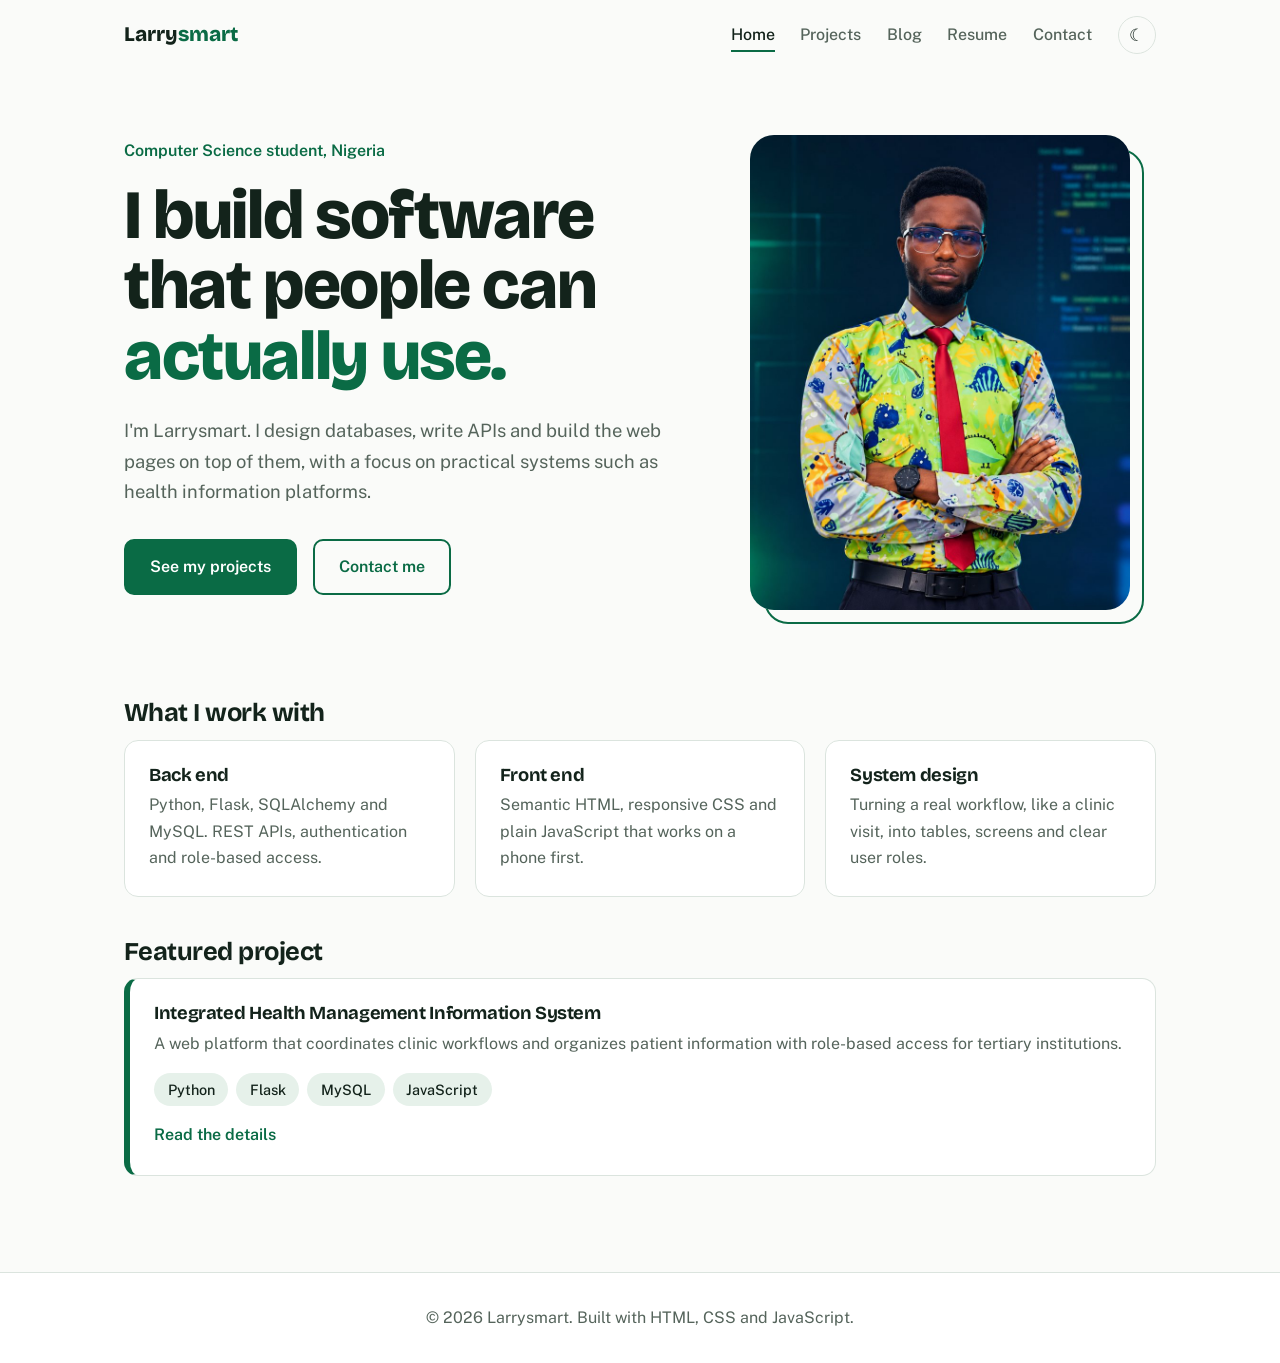
<file: index.html>
<!DOCTYPE html>
<html lang="en">
<head>
<meta charset="UTF-8">
<meta name="viewport" content="width=device-width, initial-scale=1.0">
<title>Home | Larrysmart</title>
<meta name="description" content="Larrysmart is a Computer Science student building web software.">
<script>
document.documentElement.classList.add("js");
try {
  var t = localStorage.getItem("theme");
  if (!t) t = matchMedia("(prefers-color-scheme: dark)").matches ? "dark" : "light";
  document.documentElement.setAttribute("data-theme", t);
} catch (e) {}
</script>
<link rel="preconnect" href="https://fonts.googleapis.com">
<link rel="preconnect" href="https://fonts.gstatic.com" crossorigin>
<link href="https://fonts.googleapis.com/css2?family=Bricolage+Grotesque:opsz,wght@12..96,500;12..96,700;12..96,800&family=Public+Sans:wght@400;500;600&display=swap" rel="stylesheet">
<link rel="stylesheet" href="css/style.css">
</head>
<body>
<div class="progress" aria-hidden="true"></div>
<header class="site-header">
  <a class="brand" href="index.html">Larry<span>smart</span></a>
  <button class="nav-toggle" aria-label="Open menu" aria-expanded="false" aria-controls="nav"><span></span><span></span><span></span></button>
  <nav class="site-nav" id="nav" aria-label="Main">
    <a href="index.html" class="active" aria-current="page">Home</a><a href="projects.html">Projects</a><a href="blog.html">Blog</a><a href="resume.html">Resume</a><a href="contact.html">Contact</a>
    <button class="theme-toggle" aria-label="Switch between light and dark theme"></button>
  </nav>
</header>
<main class="page-main">

<section class="hero">
  <div class="hero-text">
    <p class="hero-kicker">Computer Science student, Nigeria</p>
    <h1><span class="line">I build software</span><span class="line">that people can</span><span class="line">actually use.</span></h1>
    <p class="lede hero-lede">I'm Larrysmart. I design databases, write APIs and build the web pages on top of them, with a focus on practical systems such as health information platforms.</p>
    <div class="hero-actions">
      <a class="btn" href="projects.html">See my projects</a>
      <a class="btn btn-outline" href="contact.html">Contact me</a>
    </div>
  </div>
  <div class="hero-photo">
    <img src="assets/images/larrysmart.jpg" alt="Portrait of Larrysmart" width="800" height="1000" fetchpriority="high">
  </div>
</section>

<section class="block">
  <h2 class="reveal">What I work with</h2>
  <div class="grid three" data-stagger>
    <article class="card reveal"><h3>Back end</h3><p>Python, Flask, SQLAlchemy and MySQL. REST APIs, authentication and role-based access.</p></article>
    <article class="card reveal"><h3>Front end</h3><p>Semantic HTML, responsive CSS and plain JavaScript that works on a phone first.</p></article>
    <article class="card reveal"><h3>System design</h3><p>Turning a real workflow, like a clinic visit, into tables, screens and clear user roles.</p></article>
  </div>
</section>

<section class="block">
  <h2 class="reveal">Featured project</h2>
  <article class="card feature reveal">
    <h3>Integrated Health Management Information System</h3>
    <p>A web platform that coordinates clinic workflows and organizes patient information with role-based access for tertiary institutions.</p>
    <p class="chips"><span>Python</span><span>Flask</span><span>MySQL</span><span>JavaScript</span></p>
    <a class="text-link" href="projects.html">Read the details</a>
  </article>
</section>

</main>
<footer class="site-footer">
  <p>&copy; <span data-year></span> Larrysmart. Built with HTML, CSS and JavaScript.</p>
</footer>
<button class="to-top" aria-label="Back to top">&uarr;</button>
<script src="js/main.js"></script>
</body>
</html>
</file>
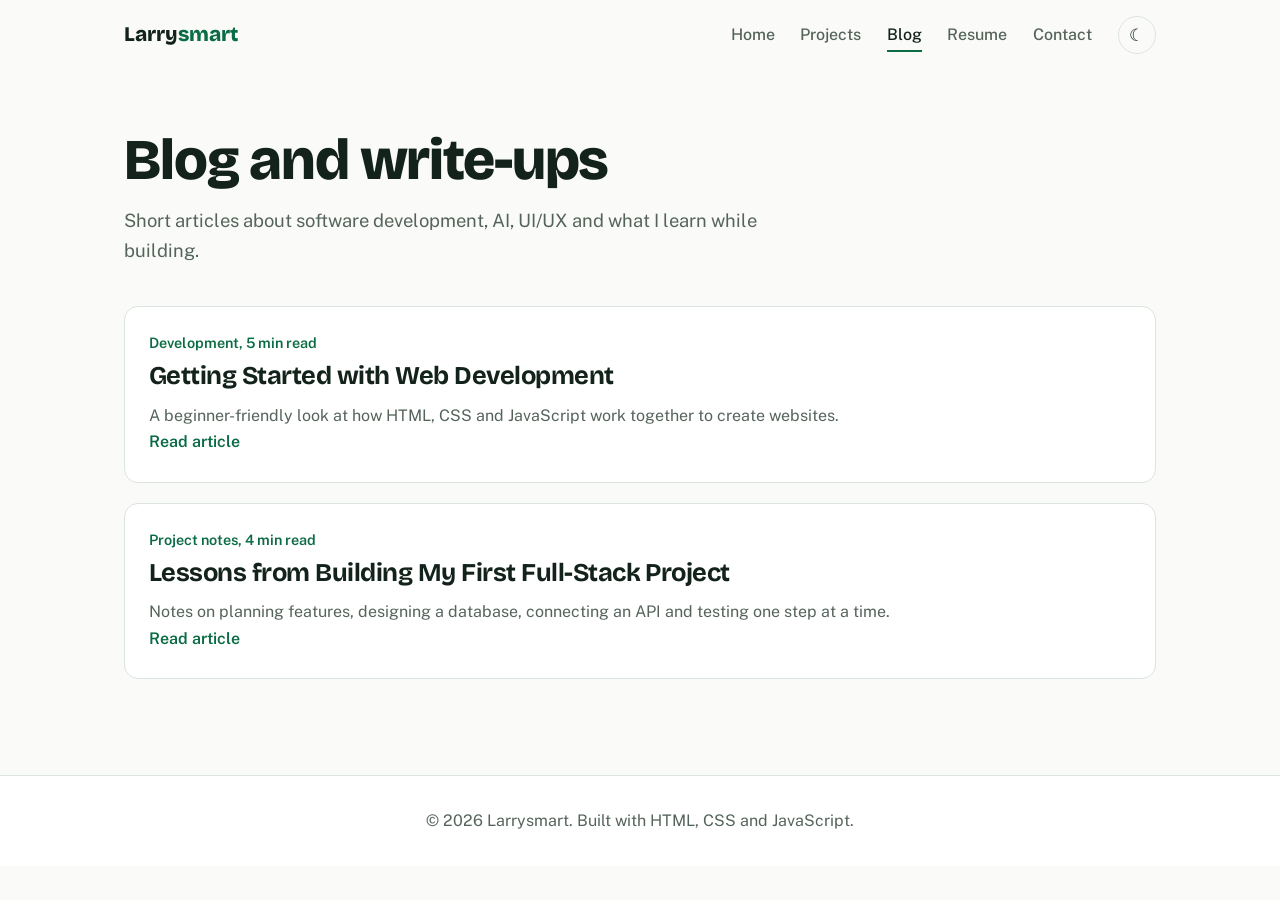
<file: blog.html>
<!DOCTYPE html>
<html lang="en">
<head>
<meta charset="UTF-8">
<meta name="viewport" content="width=device-width, initial-scale=1.0">
<title>Blog | Larrysmart</title>
<meta name="description" content="Articles and write-ups by Larrysmart.">
<script>
document.documentElement.classList.add("js");
try {
  var t = localStorage.getItem("theme");
  if (!t) t = matchMedia("(prefers-color-scheme: dark)").matches ? "dark" : "light";
  document.documentElement.setAttribute("data-theme", t);
} catch (e) {}
</script>
<link rel="preconnect" href="https://fonts.googleapis.com">
<link rel="preconnect" href="https://fonts.gstatic.com" crossorigin>
<link href="https://fonts.googleapis.com/css2?family=Bricolage+Grotesque:opsz,wght@12..96,500;12..96,700;12..96,800&family=Public+Sans:wght@400;500;600&display=swap" rel="stylesheet">
<link rel="stylesheet" href="css/style.css">
</head>
<body>
<div class="progress" aria-hidden="true"></div>
<header class="site-header">
  <a class="brand" href="index.html">Larry<span>smart</span></a>
  <button class="nav-toggle" aria-label="Open menu" aria-expanded="false" aria-controls="nav"><span></span><span></span><span></span></button>
  <nav class="site-nav" id="nav" aria-label="Main">
    <a href="index.html">Home</a><a href="projects.html">Projects</a><a href="blog.html" class="active" aria-current="page">Blog</a><a href="resume.html">Resume</a><a href="contact.html">Contact</a>
    <button class="theme-toggle" aria-label="Switch between light and dark theme"></button>
  </nav>
</header>
<main class="page-main">
<section class="page-intro"><h1>Blog and write-ups</h1><p class="lede">Short articles about software development, AI, UI/UX and what I learn while building.</p></section><div class="stack" data-stagger><article class="card article-card reveal">
  <p class="tag">Development, 5 min read</p>
  <h2><a href="blog/getting-started-with-web-development.html">Getting Started with Web Development</a></h2>
  <p>A beginner-friendly look at how HTML, CSS and JavaScript work together to create websites.</p>
  <a class="text-link" href="blog/getting-started-with-web-development.html">Read article</a>
</article><article class="card article-card reveal">
  <p class="tag">Project notes, 4 min read</p>
  <h2><a href="blog/lessons-from-building-my-first-full-stack-project.html">Lessons from Building My First Full-Stack Project</a></h2>
  <p>Notes on planning features, designing a database, connecting an API and testing one step at a time.</p>
  <a class="text-link" href="blog/lessons-from-building-my-first-full-stack-project.html">Read article</a>
</article></div>
</main>
<footer class="site-footer">
  <p>&copy; <span data-year></span> Larrysmart. Built with HTML, CSS and JavaScript.</p>
</footer>
<button class="to-top" aria-label="Back to top">&uarr;</button>
<script src="js/main.js"></script>
</body>
</html>
</file>
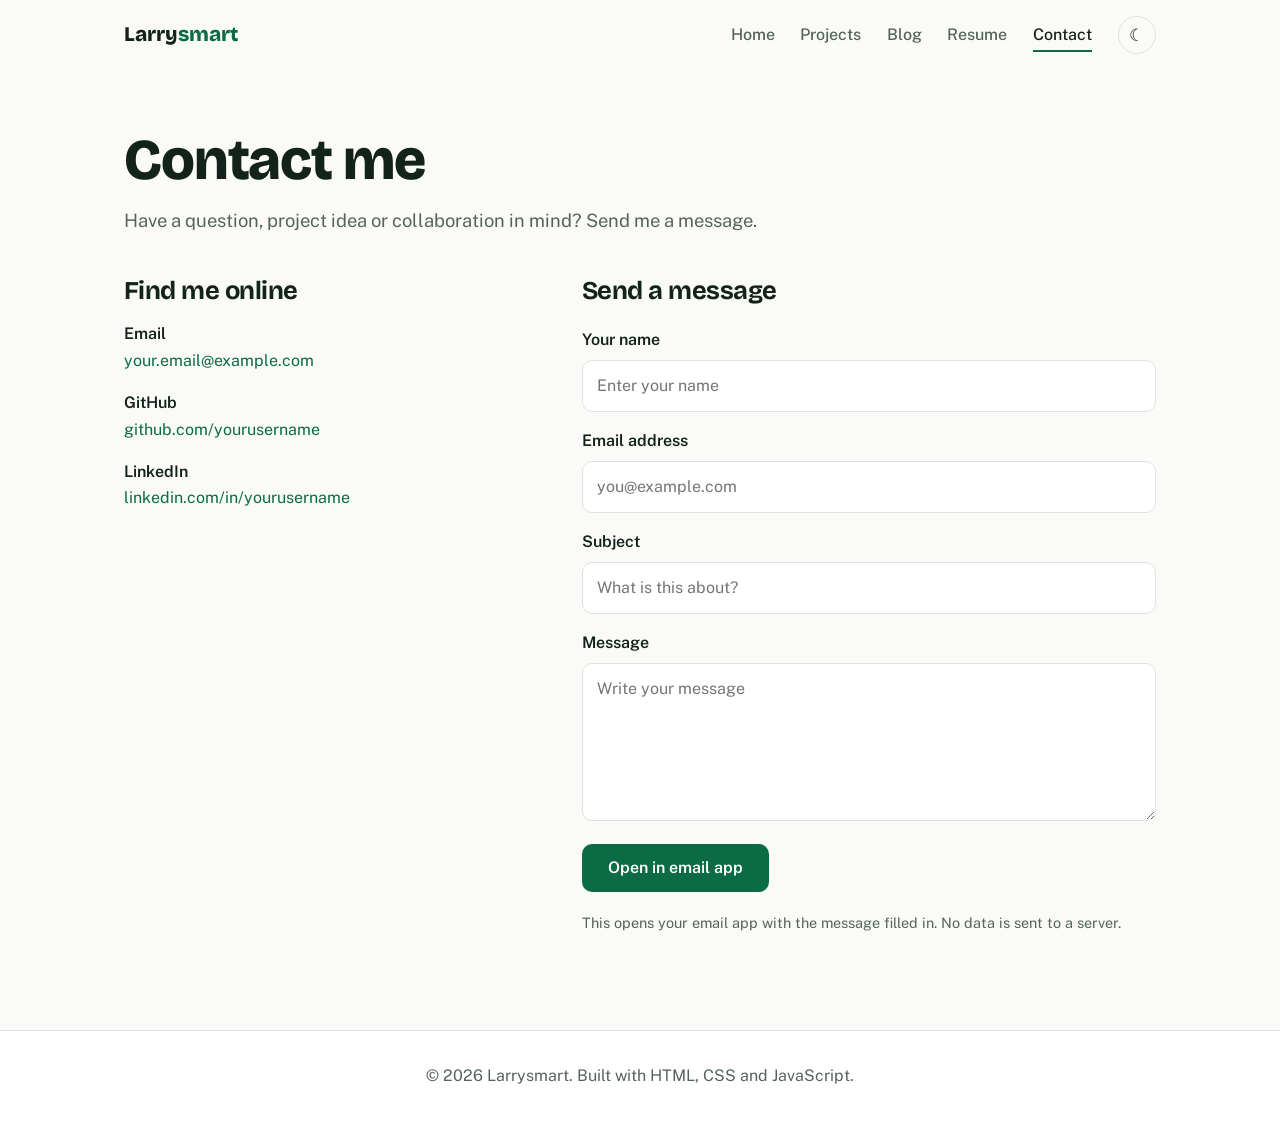
<file: contact.html>
<!DOCTYPE html>
<html lang="en">
<head>
<meta charset="UTF-8">
<meta name="viewport" content="width=device-width, initial-scale=1.0">
<title>Contact | Larrysmart</title>
<meta name="description" content="Get in touch with Larrysmart.">
<script>
document.documentElement.classList.add("js");
try {
  var t = localStorage.getItem("theme");
  if (!t) t = matchMedia("(prefers-color-scheme: dark)").matches ? "dark" : "light";
  document.documentElement.setAttribute("data-theme", t);
} catch (e) {}
</script>
<link rel="preconnect" href="https://fonts.googleapis.com">
<link rel="preconnect" href="https://fonts.gstatic.com" crossorigin>
<link href="https://fonts.googleapis.com/css2?family=Bricolage+Grotesque:opsz,wght@12..96,500;12..96,700;12..96,800&family=Public+Sans:wght@400;500;600&display=swap" rel="stylesheet">
<link rel="stylesheet" href="css/style.css">
</head>
<body>
<div class="progress" aria-hidden="true"></div>
<header class="site-header">
  <a class="brand" href="index.html">Larry<span>smart</span></a>
  <button class="nav-toggle" aria-label="Open menu" aria-expanded="false" aria-controls="nav"><span></span><span></span><span></span></button>
  <nav class="site-nav" id="nav" aria-label="Main">
    <a href="index.html">Home</a><a href="projects.html">Projects</a><a href="blog.html">Blog</a><a href="resume.html">Resume</a><a href="contact.html" class="active" aria-current="page">Contact</a>
    <button class="theme-toggle" aria-label="Switch between light and dark theme"></button>
  </nav>
</header>
<main class="page-main">
<section class="page-intro"><h1>Contact me</h1><p class="lede">Have a question, project idea or collaboration in mind? Send me a message.</p></section>
<div class="contact-grid">
  <section class="reveal">
    <h2>Find me online</h2>
    <dl class="contact-list">
      <dt>Email</dt><dd><a href="mailto:your.email@example.com">your.email@example.com</a></dd>
      <dt>GitHub</dt><dd><a href="https://github.com/yourusername">github.com/yourusername</a></dd>
      <dt>LinkedIn</dt><dd><a href="https://linkedin.com/in/yourusername">linkedin.com/in/yourusername</a></dd>
    </dl>
  </section>
  <section class="reveal">
    <h2>Send a message</h2>
    <form id="contact-form" class="form" novalidate>
      <label for="name">Your name</label>
      <input id="name" name="name" type="text" placeholder="Enter your name" required>
      <label for="email">Email address</label>
      <input id="email" name="email" type="email" placeholder="you@example.com" required>
      <label for="subject">Subject</label>
      <input id="subject" name="subject" type="text" placeholder="What is this about?">
      <label for="message">Message</label>
      <textarea id="message" name="message" rows="5" placeholder="Write your message" required></textarea>
      <p class="form-error" role="alert" hidden>Please fill in your name, a valid email and a message.</p>
      <button class="btn" type="submit">Open in email app</button>
      <p class="note">This opens your email app with the message filled in. No data is sent to a server.</p>
    </form>
  </section>
</div>

</main>
<footer class="site-footer">
  <p>&copy; <span data-year></span> Larrysmart. Built with HTML, CSS and JavaScript.</p>
</footer>
<button class="to-top" aria-label="Back to top">&uarr;</button>
<script src="js/main.js"></script>
</body>
</html>
</file>
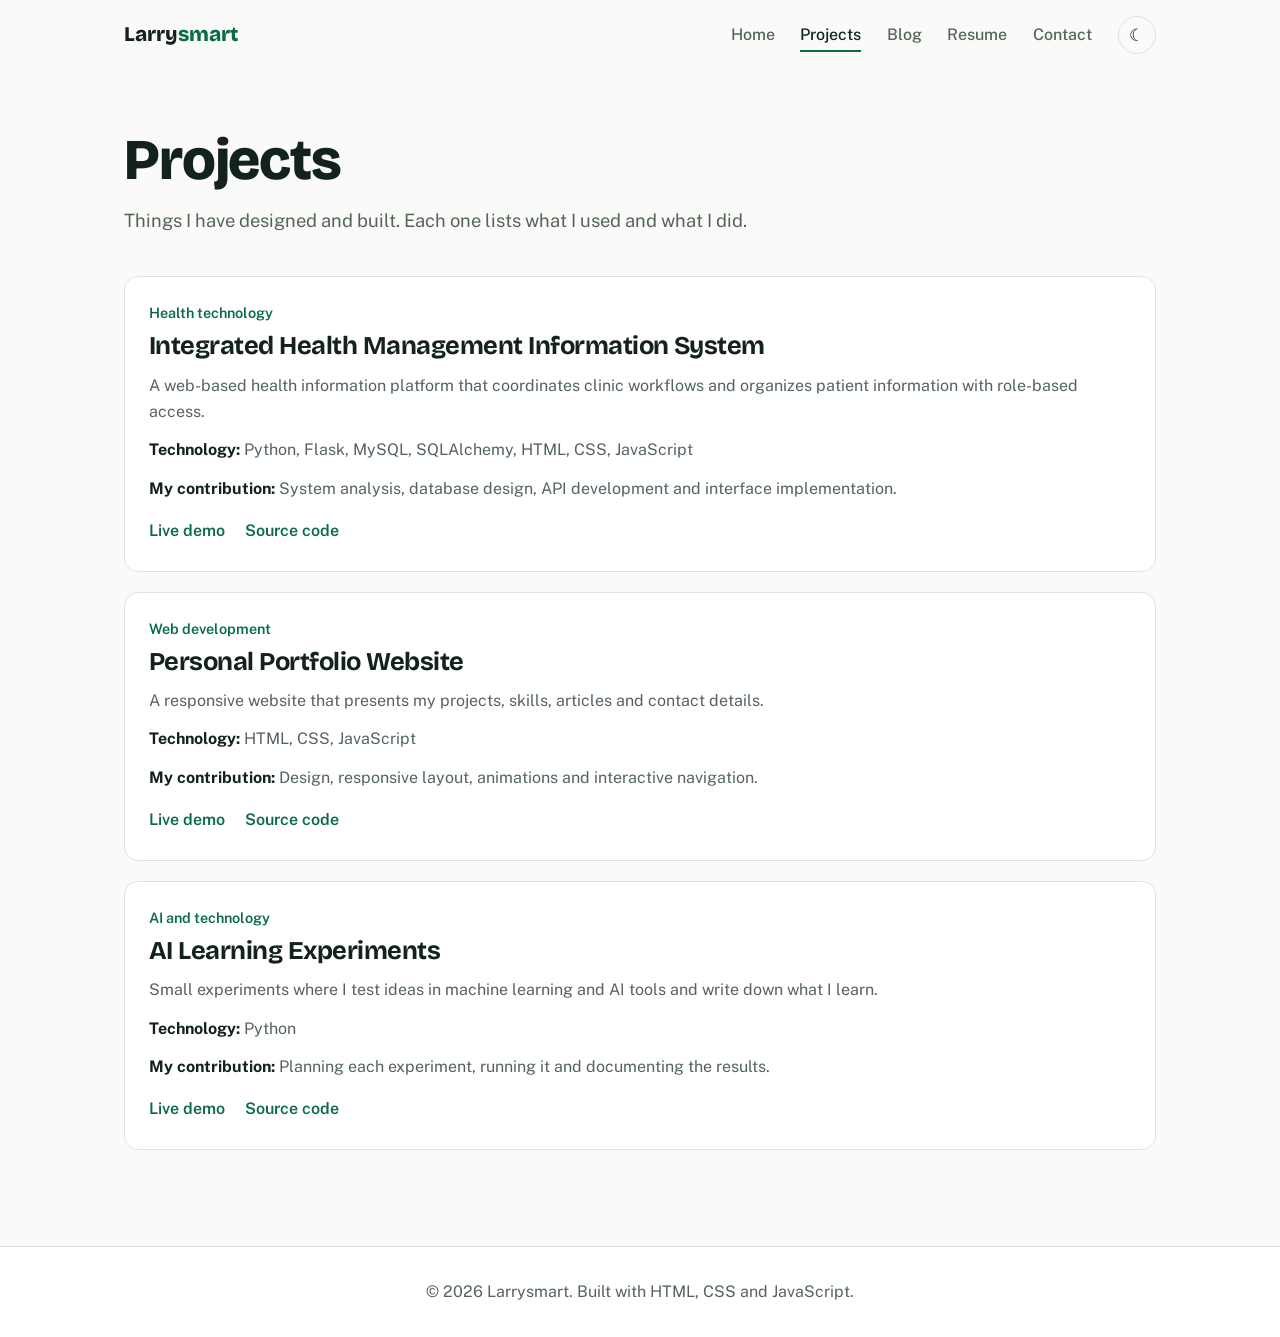
<file: projects.html>
<!DOCTYPE html>
<html lang="en">
<head>
<meta charset="UTF-8">
<meta name="viewport" content="width=device-width, initial-scale=1.0">
<title>Projects | Larrysmart</title>
<meta name="description" content="Projects built by Larrysmart.">
<script>
document.documentElement.classList.add("js");
try {
  var t = localStorage.getItem("theme");
  if (!t) t = matchMedia("(prefers-color-scheme: dark)").matches ? "dark" : "light";
  document.documentElement.setAttribute("data-theme", t);
} catch (e) {}
</script>
<link rel="preconnect" href="https://fonts.googleapis.com">
<link rel="preconnect" href="https://fonts.gstatic.com" crossorigin>
<link href="https://fonts.googleapis.com/css2?family=Bricolage+Grotesque:opsz,wght@12..96,500;12..96,700;12..96,800&family=Public+Sans:wght@400;500;600&display=swap" rel="stylesheet">
<link rel="stylesheet" href="css/style.css">
</head>
<body>
<div class="progress" aria-hidden="true"></div>
<header class="site-header">
  <a class="brand" href="index.html">Larry<span>smart</span></a>
  <button class="nav-toggle" aria-label="Open menu" aria-expanded="false" aria-controls="nav"><span></span><span></span><span></span></button>
  <nav class="site-nav" id="nav" aria-label="Main">
    <a href="index.html">Home</a><a href="projects.html" class="active" aria-current="page">Projects</a><a href="blog.html">Blog</a><a href="resume.html">Resume</a><a href="contact.html">Contact</a>
    <button class="theme-toggle" aria-label="Switch between light and dark theme"></button>
  </nav>
</header>
<main class="page-main">
<section class="page-intro"><h1>Projects</h1><p class="lede">Things I have designed and built. Each one lists what I used and what I did.</p></section><div class="stack" data-stagger><article class="card project reveal">
  <p class="tag">Health technology</p>
  <h2>Integrated Health Management Information System</h2>
  <p>A web-based health information platform that coordinates clinic workflows and organizes patient information with role-based access.</p>
  <p><strong>Technology:</strong> Python, Flask, MySQL, SQLAlchemy, HTML, CSS, JavaScript</p>
  <p><strong>My contribution:</strong> System analysis, database design, API development and interface implementation.</p>
  <p class="links"><a class="text-link" href="#">Live demo</a><a class="text-link" href="#">Source code</a></p>
</article><article class="card project reveal">
  <p class="tag">Web development</p>
  <h2>Personal Portfolio Website</h2>
  <p>A responsive website that presents my projects, skills, articles and contact details.</p>
  <p><strong>Technology:</strong> HTML, CSS, JavaScript</p>
  <p><strong>My contribution:</strong> Design, responsive layout, animations and interactive navigation.</p>
  <p class="links"><a class="text-link" href="#">Live demo</a><a class="text-link" href="#">Source code</a></p>
</article><article class="card project reveal">
  <p class="tag">AI and technology</p>
  <h2>AI Learning Experiments</h2>
  <p>Small experiments where I test ideas in machine learning and AI tools and write down what I learn.</p>
  <p><strong>Technology:</strong> Python</p>
  <p><strong>My contribution:</strong> Planning each experiment, running it and documenting the results.</p>
  <p class="links"><a class="text-link" href="#">Live demo</a><a class="text-link" href="#">Source code</a></p>
</article></div>
</main>
<footer class="site-footer">
  <p>&copy; <span data-year></span> Larrysmart. Built with HTML, CSS and JavaScript.</p>
</footer>
<button class="to-top" aria-label="Back to top">&uarr;</button>
<script src="js/main.js"></script>
</body>
</html>
</file>
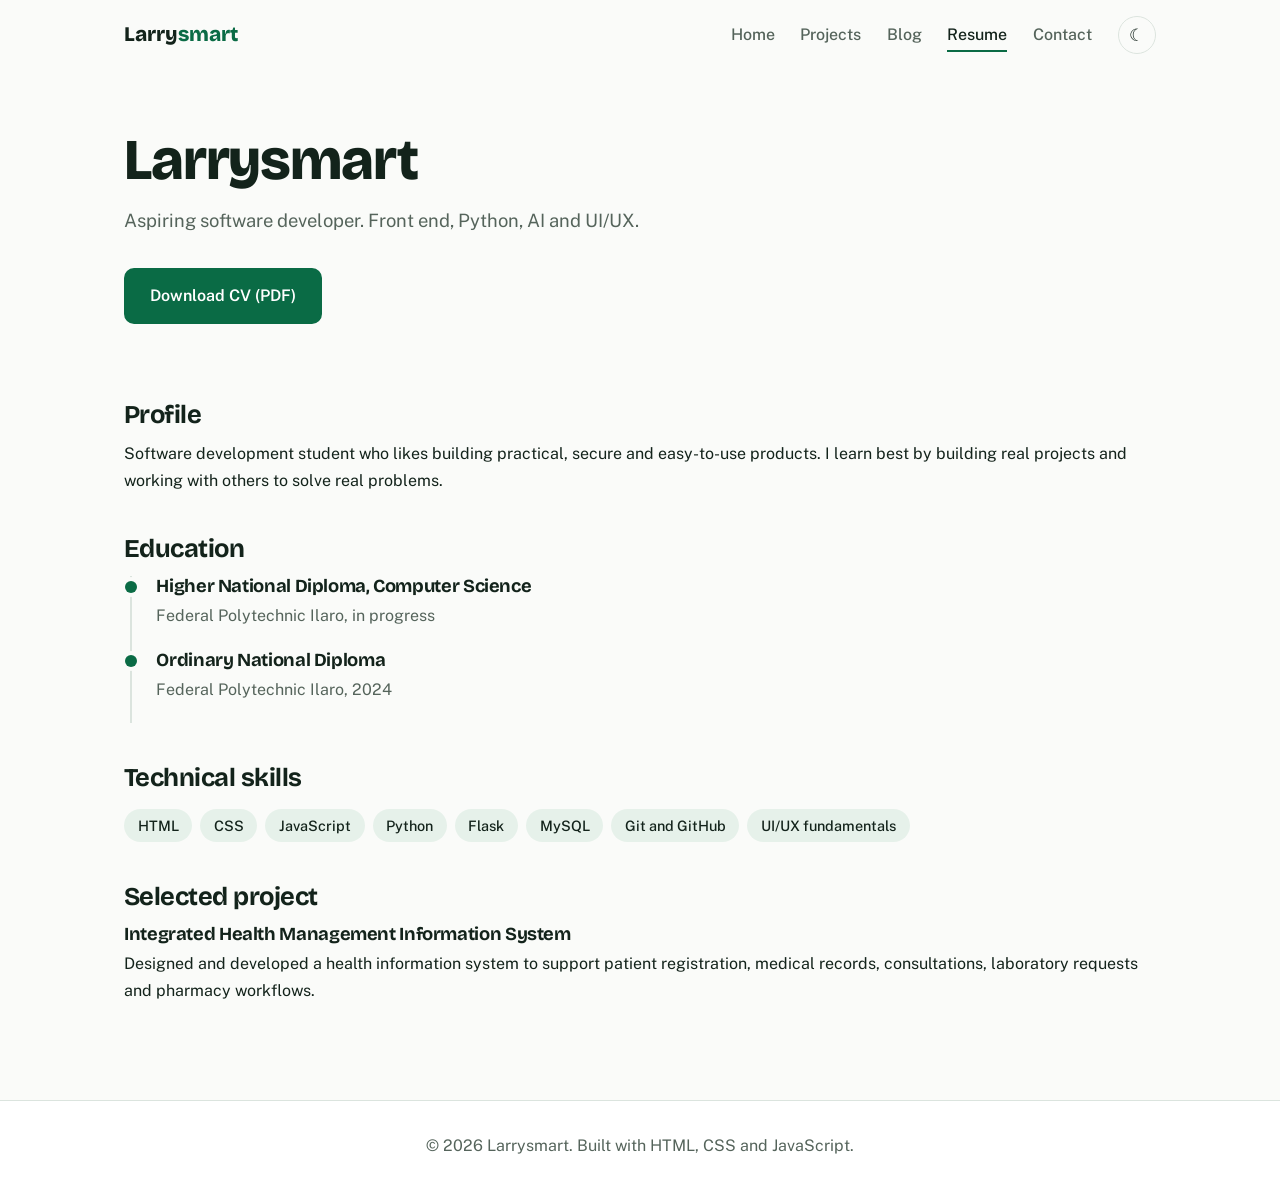
<file: resume.html>
<!DOCTYPE html>
<html lang="en">
<head>
<meta charset="UTF-8">
<meta name="viewport" content="width=device-width, initial-scale=1.0">
<title>Resume | Larrysmart</title>
<meta name="description" content="Education, skills and experience of Larrysmart.">
<script>
document.documentElement.classList.add("js");
try {
  var t = localStorage.getItem("theme");
  if (!t) t = matchMedia("(prefers-color-scheme: dark)").matches ? "dark" : "light";
  document.documentElement.setAttribute("data-theme", t);
} catch (e) {}
</script>
<link rel="preconnect" href="https://fonts.googleapis.com">
<link rel="preconnect" href="https://fonts.gstatic.com" crossorigin>
<link href="https://fonts.googleapis.com/css2?family=Bricolage+Grotesque:opsz,wght@12..96,500;12..96,700;12..96,800&family=Public+Sans:wght@400;500;600&display=swap" rel="stylesheet">
<link rel="stylesheet" href="css/style.css">
</head>
<body>
<div class="progress" aria-hidden="true"></div>
<header class="site-header">
  <a class="brand" href="index.html">Larry<span>smart</span></a>
  <button class="nav-toggle" aria-label="Open menu" aria-expanded="false" aria-controls="nav"><span></span><span></span><span></span></button>
  <nav class="site-nav" id="nav" aria-label="Main">
    <a href="index.html">Home</a><a href="projects.html">Projects</a><a href="blog.html">Blog</a><a href="resume.html" class="active" aria-current="page">Resume</a><a href="contact.html">Contact</a>
    <button class="theme-toggle" aria-label="Switch between light and dark theme"></button>
  </nav>
</header>
<main class="page-main">

<section class="page-intro">
  <h1>Larrysmart</h1>
  <p class="lede">Aspiring software developer. Front end, Python, AI and UI/UX.</p>
  <p><a class="btn" href="assets/resume.pdf" download>Download CV (PDF)</a></p>
</section>

<section class="block reveal"><h2>Profile</h2>
<p>Software development student who likes building practical, secure and easy-to-use products. I learn best by building real projects and working with others to solve real problems.</p></section>

<section class="block reveal"><h2>Education</h2>
<div class="timeline">
  <div class="tl-item"><h3>Higher National Diploma, Computer Science</h3><p class="meta">Federal Polytechnic Ilaro, in progress</p></div>
  <div class="tl-item"><h3>Ordinary National Diploma</h3><p class="meta">Federal Polytechnic Ilaro, 2024</p></div>
</div></section>

<section class="block reveal"><h2>Technical skills</h2>
<p class="chips"><span>HTML</span><span>CSS</span><span>JavaScript</span><span>Python</span><span>Flask</span><span>MySQL</span><span>Git and GitHub</span><span>UI/UX fundamentals</span></p></section>

<section class="block reveal"><h2>Selected project</h2>
<h3>Integrated Health Management Information System</h3>
<p>Designed and developed a health information system to support patient registration, medical records, consultations, laboratory requests and pharmacy workflows.</p></section>

</main>
<footer class="site-footer">
  <p>&copy; <span data-year></span> Larrysmart. Built with HTML, CSS and JavaScript.</p>
</footer>
<button class="to-top" aria-label="Back to top">&uarr;</button>
<script src="js/main.js"></script>
</body>
</html>
</file>
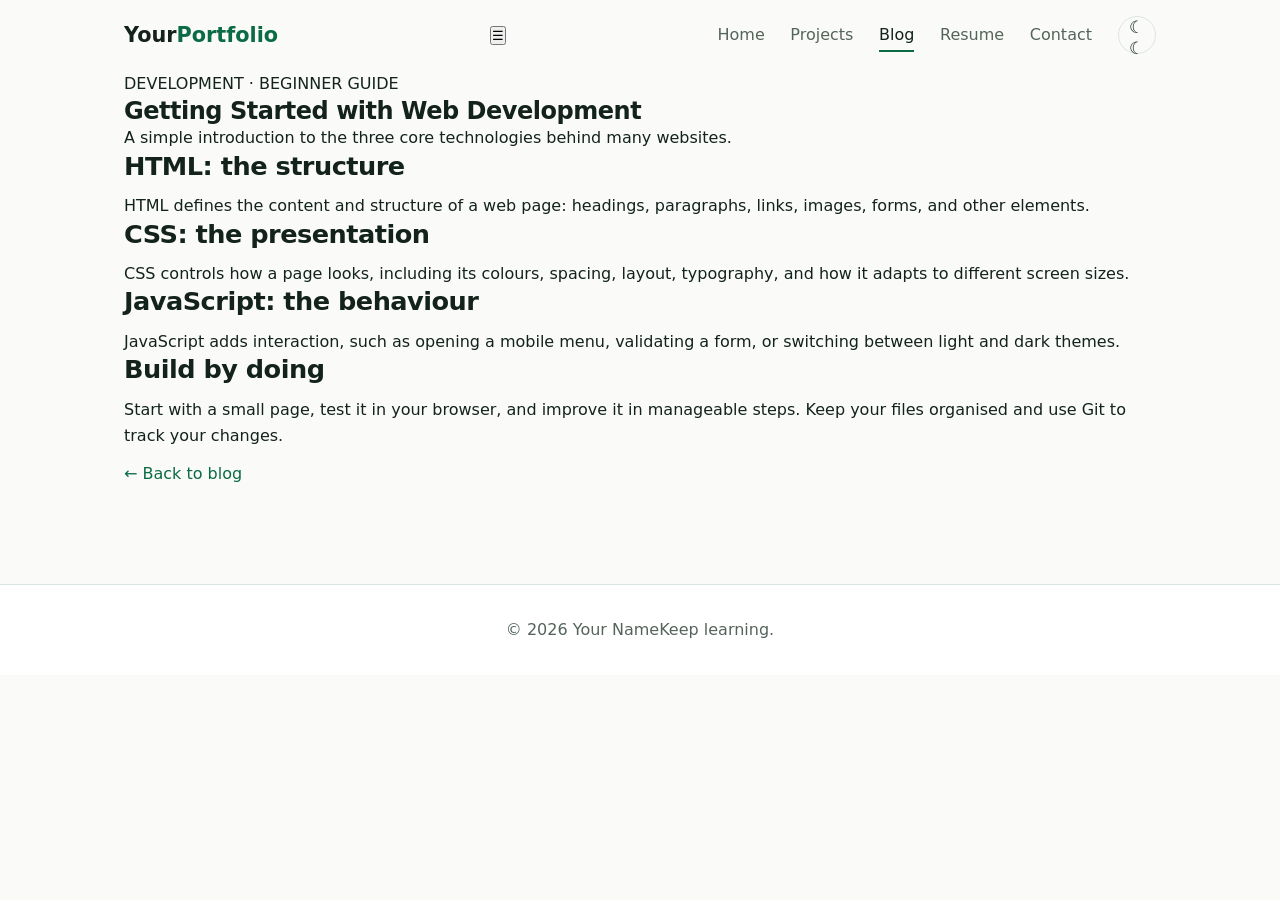
<file: blog/getting-started-with-web-development.html>
<!DOCTYPE html>
<html lang="en"><head><meta charset="UTF-8"><meta name="viewport" content="width=device-width, initial-scale=1.0"><title>Getting Started with Web Development | Your Name</title><link rel="stylesheet" href="../css/style.css"><script src="../js/main.js" defer></script></head><body><header class="site-header"><a class="brand" href="../index.html">Your<span>Portfolio</span></a><button class="menu-toggle" aria-label="Toggle navigation" aria-expanded="false">☰</button><nav class="site-nav"><a href="../index.html">Home</a><a href="../projects.html">Projects</a><a class="active" href="../blog.html">Blog</a><a href="../resume.html">Resume</a><a href="../contact.html">Contact</a><button class="theme-toggle" type="button" aria-label="Toggle dark mode">☾</button></nav></header><main class="page-main"><article class="post-content"><p class="eyebrow">DEVELOPMENT · BEGINNER GUIDE</p><h1>Getting Started with Web Development</h1><p class="lead">A simple introduction to the three core technologies behind many websites.</p><h2>HTML: the structure</h2><p>HTML defines the content and structure of a web page: headings, paragraphs, links, images, forms, and other elements.</p><h2>CSS: the presentation</h2><p>CSS controls how a page looks, including its colours, spacing, layout, typography, and how it adapts to different screen sizes.</p><h2>JavaScript: the behaviour</h2><p>JavaScript adds interaction, such as opening a mobile menu, validating a form, or switching between light and dark themes.</p><h2>Build by doing</h2><p>Start with a small page, test it in your browser, and improve it in manageable steps. Keep your files organised and use Git to track your changes.</p><p><a href="../blog.html">← Back to blog</a></p></article></main><footer class="site-footer"><span>© <span data-year></span> Your Name</span><span>Keep learning.</span></footer></body></html>
</file>
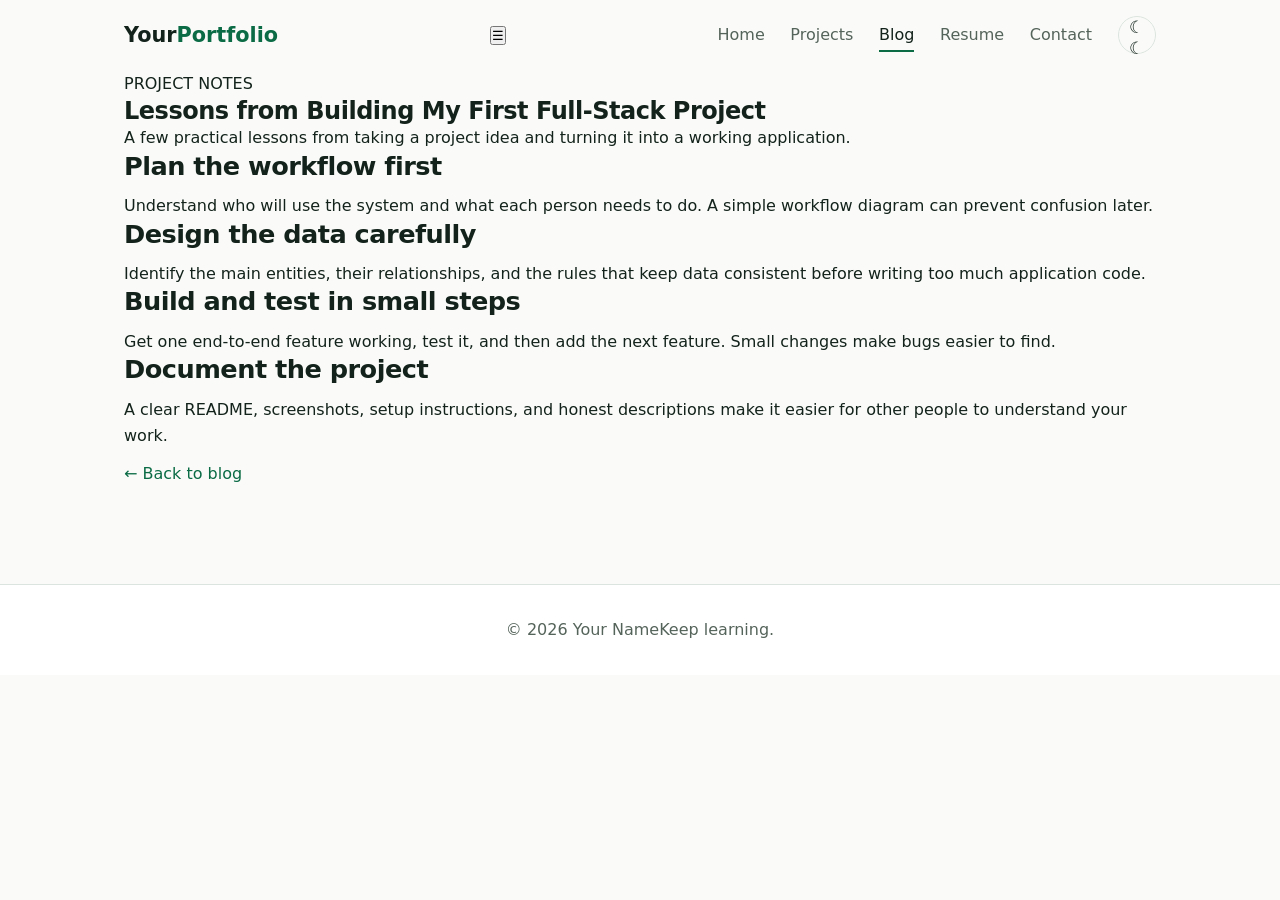
<file: blog/lessons-from-building-a-project.html>
<!DOCTYPE html>
<html lang="en"><head><meta charset="UTF-8"><meta name="viewport" content="width=device-width, initial-scale=1.0"><title>Lessons from Building My First Full-Stack Project | Your Name</title><link rel="stylesheet" href="../css/style.css"><script src="../js/main.js" defer></script></head><body><header class="site-header"><a class="brand" href="../index.html">Your<span>Portfolio</span></a><button class="menu-toggle" aria-label="Toggle navigation" aria-expanded="false">☰</button><nav class="site-nav"><a href="../index.html">Home</a><a href="../projects.html">Projects</a><a class="active" href="../blog.html">Blog</a><a href="../resume.html">Resume</a><a href="../contact.html">Contact</a><button class="theme-toggle" type="button" aria-label="Toggle dark mode">☾</button></nav></header><main class="page-main"><article class="post-content"><p class="eyebrow">PROJECT NOTES</p><h1>Lessons from Building My First Full-Stack Project</h1><p class="lead">A few practical lessons from taking a project idea and turning it into a working application.</p><h2>Plan the workflow first</h2><p>Understand who will use the system and what each person needs to do. A simple workflow diagram can prevent confusion later.</p><h2>Design the data carefully</h2><p>Identify the main entities, their relationships, and the rules that keep data consistent before writing too much application code.</p><h2>Build and test in small steps</h2><p>Get one end-to-end feature working, test it, and then add the next feature. Small changes make bugs easier to find.</p><h2>Document the project</h2><p>A clear README, screenshots, setup instructions, and honest descriptions make it easier for other people to understand your work.</p><p><a href="../blog.html">← Back to blog</a></p></article></main><footer class="site-footer"><span>© <span data-year></span> Your Name</span><span>Keep learning.</span></footer></body></html>
</file>
<file: css/style.css>
/* ---------- Tokens ---------- */
:root {
  --bg: #fafbf9;
  --surface: #ffffff;
  --tint: #e6f1ea;
  --text: #13231b;
  --muted: #55645b;
  --border: #dbe4de;
  --accent: #0a6b45;
  --accent-hover: #075235;
  --on-accent: #ffffff;
  --shadow: 0 10px 30px rgba(19, 35, 27, .08);
  --max: 1080px;
  --head: "Bricolage Grotesque", system-ui, "Segoe UI", sans-serif;
  --body: "Public Sans", system-ui, "Segoe UI", sans-serif;
}
html[data-theme="dark"] {
  --bg: #0c1411;
  --surface: #131e19;
  --tint: #17271f;
  --text: #e8f0ea;
  --muted: #9bb0a3;
  --border: #24362d;
  --accent: #3ecf8e;
  --accent-hover: #72e2ae;
  --on-accent: #0c1411;
  --shadow: 0 10px 30px rgba(0, 0, 0, .35);
}

/* ---------- Base ---------- */
* { box-sizing: border-box; margin: 0; padding: 0; }
html { scroll-behavior: smooth; }
body {
  font-family: var(--body);
  background: var(--bg);
  color: var(--text);
  line-height: 1.65;
  transition: background .3s, color .3s;
  animation: page-in .5s ease both;
}
h1, h2, h3 { font-family: var(--head); line-height: 1.15; letter-spacing: -0.02em; }
h2 { font-size: 1.6rem; margin-bottom: .75rem; }
h3 { font-size: 1.15rem; margin-bottom: .4rem; }
p + p { margin-top: .75rem; }
a { color: var(--accent); text-decoration: none; }
a:hover { color: var(--accent-hover); }
:focus-visible { outline: 3px solid var(--accent); outline-offset: 3px; border-radius: 4px; }

.page-main { max-width: var(--max); margin: 0 auto; padding: 0 1.5rem 3rem; }
.block { padding: 2.5rem 0 0; }
.lede { font-size: 1.15rem; color: var(--muted); max-width: 40rem; }
.meta { color: var(--muted); }

/* ---------- Scroll progress ---------- */
.progress {
  position: fixed; top: 0; left: 0; height: 3px; width: 100%;
  background: var(--accent); transform: scaleX(0); transform-origin: left;
  z-index: 100;
}

/* ---------- Header ---------- */
.site-header {
  position: sticky; top: 0; z-index: 50;
  display: flex; align-items: center; justify-content: space-between;
  padding: 1rem max(1.5rem, calc((100% - var(--max)) / 2 + 1.5rem));
  background: color-mix(in srgb, var(--bg) 88%, transparent);
  backdrop-filter: blur(10px);
  border-bottom: 1px solid transparent;
  transition: border-color .3s, box-shadow .3s, padding .3s;
}
.site-header.scrolled { border-bottom-color: var(--border); box-shadow: var(--shadow); padding-block: .6rem; }
.brand { font-family: var(--head); font-weight: 800; font-size: 1.3rem; color: var(--text); }
.brand span { color: var(--accent); }
.brand:hover { color: var(--text); }

.site-nav { display: flex; align-items: center; gap: 1.6rem; }
.site-nav a {
  position: relative; color: var(--muted); font-weight: 500; padding: .25rem 0;
}
.site-nav a::after {
  content: ""; position: absolute; left: 0; bottom: 0; height: 2px; width: 100%;
  background: var(--accent); transform: scaleX(0); transform-origin: left;
  transition: transform .25s ease;
}
.site-nav a:hover, .site-nav a.active { color: var(--text); }
.site-nav a:hover::after, .site-nav a.active::after { transform: scaleX(1); }

.theme-toggle, .nav-toggle {
  background: none; border: 1px solid var(--border); color: var(--text);
  width: 2.4rem; height: 2.4rem; border-radius: 50%; cursor: pointer;
  display: grid; place-items: center; font-size: 1.05rem;
  transition: transform .3s, background .2s;
}
.theme-toggle:hover, .nav-toggle:hover { background: var(--tint); }
.theme-toggle::before { content: "\263E"; }
html[data-theme="dark"] .theme-toggle::before { content: "\2600"; }
.theme-toggle:active { transform: rotate(40deg) scale(.9); }

.nav-toggle { display: none; position: relative; border-radius: 8px; }
.nav-toggle span {
  position: absolute; left: 50%; width: 1.1rem; height: 2px; background: currentColor;
  transform: translateX(-50%); transition: transform .25s, opacity .2s;
}
.nav-toggle span:nth-child(1) { top: 35%; }
.nav-toggle span:nth-child(2) { top: 50%; }
.nav-toggle span:nth-child(3) { top: 65%; }
.nav-toggle[aria-expanded="true"] span:nth-child(1) { top: 50%; transform: translateX(-50%) rotate(45deg); }
.nav-toggle[aria-expanded="true"] span:nth-child(2) { opacity: 0; }
.nav-toggle[aria-expanded="true"] span:nth-child(3) { top: 50%; transform: translateX(-50%) rotate(-45deg); }

/* ---------- Hero (the one orchestrated moment) ---------- */
.hero {
  padding: 4rem 0 3rem;
  display: grid;
  grid-template-columns: 1.35fr 1fr;
  gap: 3rem;
  align-items: center;
}
.hero-kicker { color: var(--accent); font-weight: 600; margin-bottom: 1rem; }
.hero h1 { font-size: clamp(2.3rem, 5.4vw, 4.6rem); font-weight: 800; line-height: 1.02; margin-bottom: 1.5rem; }
.hero h1 .line { display: block; overflow: hidden; }
.hero h1 .line { animation: line-in .8s cubic-bezier(.2,.7,.2,1) both; }
.hero h1 .line:nth-child(2) { animation-delay: .12s; }
.hero h1 .line:nth-child(3) { animation-delay: .24s; color: var(--accent); }
.hero-kicker, .hero-lede, .hero-actions { animation: fade-in .7s ease both; }
.hero-kicker { animation-delay: .05s; }
.hero-lede { animation-delay: .5s; }
.hero-actions { animation-delay: .65s; margin-top: 2rem; }

/* Hero photo */
.hero-photo {
  position: relative;
  width: 100%;
  max-width: 380px;
  margin-right: 14px;
  justify-self: center;
  animation: photo-in .9s .3s cubic-bezier(.2, .7, .2, 1) both;
}
.hero-photo::before {
  content: "";
  position: absolute;
  inset: 14px -14px -14px 14px;
  border: 2px solid var(--accent);
  border-radius: 24px;
}
.hero-photo img {
  position: relative;
  display: block;
  width: 100%;
  height: auto;
  aspect-ratio: 4 / 5;
  object-fit: cover;
  object-position: center top;
  border-radius: 24px;
  background: var(--tint);
}

/* ---------- Page intro ---------- */
.page-intro { padding: 3.5rem 0 1.5rem; animation: fade-in .6s ease both; }
.page-intro h1 { font-size: clamp(2.2rem, 6vw, 3.6rem); font-weight: 800; margin-bottom: .75rem; }
.page-intro .btn { margin-top: 1.25rem; }

/* ---------- Buttons ---------- */
.btn {
  display: inline-block; background: var(--accent); color: var(--on-accent);
  padding: .8rem 1.5rem; border-radius: 10px; font-weight: 600;
  border: 2px solid var(--accent); cursor: pointer; font-family: inherit; font-size: 1rem;
  margin: 0 .75rem .75rem 0;
  transition: transform .2s, background .2s, color .2s, box-shadow .2s;
}
.btn:hover { background: var(--accent-hover); border-color: var(--accent-hover); color: var(--on-accent); transform: translateY(-2px); box-shadow: var(--shadow); }
.btn:active { transform: translateY(0); }
.btn-outline { background: transparent; color: var(--accent); }
.btn-outline:hover { background: var(--accent); color: var(--on-accent); }

.text-link { font-weight: 600; display: inline-block; margin-right: 1.25rem; border-bottom: 2px solid transparent; transition: border-color .2s; }
.text-link:hover { border-bottom-color: currentColor; }

/* ---------- Cards and layout ---------- */
.grid { display: grid; gap: 1.25rem; }
.grid.three { grid-template-columns: repeat(auto-fit, minmax(240px, 1fr)); }
.stack { display: grid; gap: 1.25rem; margin-top: 1rem; }

.card {
  background: var(--surface); border: 1px solid var(--border);
  border-radius: 14px; padding: 1.5rem;
  transition: transform .25s, box-shadow .25s, border-color .25s;
}
.card:hover { transform: translateY(-4px); box-shadow: var(--shadow); border-color: var(--accent); }
.card p { color: var(--muted); }
.card p strong { color: var(--text); }
.card .links { margin-top: 1rem; }
.feature { border-left: 6px solid var(--accent); }
.feature .text-link { margin-top: 1rem; }
.tag { font-weight: 600; color: var(--accent) !important; font-size: .9rem; margin-bottom: .4rem; }
.article-card h2 a { color: var(--text); }
.article-card h2 a:hover { color: var(--accent); }

.chips { display: flex; flex-wrap: wrap; gap: .5rem; margin-top: 1rem; }
.chips span {
  background: var(--tint); color: var(--text); border-radius: 999px;
  padding: .3rem .85rem; font-size: .9rem; font-weight: 500;
  transition: transform .2s, background .2s, color .2s;
}
.chips span:hover { transform: translateY(-2px); background: var(--accent); color: var(--on-accent); }

/* ---------- Resume ---------- */
.timeline { border-left: 2px solid var(--border); margin-left: .4rem; }
.tl-item { position: relative; padding: 0 0 1.25rem 1.5rem; }
.tl-item::before {
  content: ""; position: absolute; left: -7px; top: .35rem; width: 12px; height: 12px;
  border-radius: 50%; background: var(--accent); box-shadow: 0 0 0 4px var(--bg);
}

/* ---------- Contact ---------- */
.contact-grid { display: grid; grid-template-columns: 1fr 1.4fr; gap: 3rem; padding-top: 1rem; }
.contact-list dt { font-weight: 600; margin-top: 1rem; }
.contact-list dd { color: var(--muted); }
.form { display: grid; gap: .4rem; }
.form label { font-weight: 600; margin-top: .6rem; }
.form input, .form textarea {
  width: 100%; font: inherit; color: var(--text); background: var(--surface);
  border: 1px solid var(--border); border-radius: 10px; padding: .75rem .9rem;
  transition: border-color .2s, box-shadow .2s;
}
.form input:focus, .form textarea:focus {
  outline: none; border-color: var(--accent);
  box-shadow: 0 0 0 4px color-mix(in srgb, var(--accent) 22%, transparent);
}
.form .btn { margin-top: 1rem; justify-self: start; }
.form-error { color: #c0392b; font-weight: 500; }
html[data-theme="dark"] .form-error { color: #ff8a7a; }
.form-error:not([hidden]) { animation: shake .4s; }
.note { color: var(--muted); font-size: .9rem; }

/* ---------- Footer / back to top ---------- */
.site-footer { margin-top: 3rem; padding: 2rem 1.5rem; text-align: center; color: var(--muted); border-top: 1px solid var(--border); background: var(--surface); }
.to-top {
  position: fixed; right: 1.25rem; bottom: 1.25rem; width: 2.8rem; height: 2.8rem;
  border-radius: 50%; border: none; background: var(--accent); color: var(--on-accent);
  font-size: 1.2rem; cursor: pointer; box-shadow: var(--shadow);
  opacity: 0; transform: translateY(12px); pointer-events: none;
  transition: opacity .3s, transform .3s;
}
.to-top.show { opacity: 1; transform: none; pointer-events: auto; }

/* ---------- Scroll reveal ---------- */
.js .reveal { opacity: 0; transform: translateY(22px); transition: opacity .6s ease, transform .6s ease; transition-delay: var(--d, 0s); }
.js .reveal.visible { opacity: 1; transform: none; }
.js .card.reveal.visible { transition: opacity .6s ease var(--d, 0s), transform .25s, box-shadow .25s, border-color .25s; }

/* ---------- Keyframes ---------- */
@keyframes page-in { from { opacity: 0; } to { opacity: 1; } }
@keyframes fade-in { from { opacity: 0; transform: translateY(12px); } to { opacity: 1; transform: none; } }
@keyframes line-in { from { opacity: 0; transform: translateY(60%); } to { opacity: 1; transform: none; } }
@keyframes photo-in { from { opacity: 0; transform: translateX(40px); } to { opacity: 1; transform: none; } }
@keyframes shake { 20%, 60% { transform: translateX(-6px); } 40%, 80% { transform: translateX(6px); } }

/* ---------- Mobile ---------- */
@media (max-width: 760px) {
  .nav-toggle { display: grid; }
  .site-nav {
    position: absolute; top: 100%; left: 0; right: 0; flex-direction: column; align-items: stretch; gap: 0;
    background: var(--bg); border-bottom: 1px solid var(--border);
    max-height: 0; overflow: hidden; visibility: hidden;
    transition: max-height .35s ease, visibility .35s;
  }
  .site-nav.open { max-height: 28rem; visibility: visible; }
  .site-nav a { padding: .9rem 1.5rem; border-bottom: 1px solid var(--border); }
  .site-nav a::after { display: none; }
  .site-nav a.active { color: var(--accent); font-weight: 600; }
  .theme-toggle { margin: .9rem 1.5rem; }
  .hero { padding: 2rem 0 2rem; grid-template-columns: 1fr; gap: 2rem; }
  .hero-photo { order: -1; max-width: 220px; justify-self: start; }
  .contact-grid { grid-template-columns: 1fr; gap: 2rem; }
}

/* ---------- Reduced motion ---------- */
@media (prefers-reduced-motion: reduce) {
  *, *::before, *::after { animation: none !important; transition: none !important; scroll-behavior: auto !important; }
  .js .reveal { opacity: 1; transform: none; }
}
</file>
